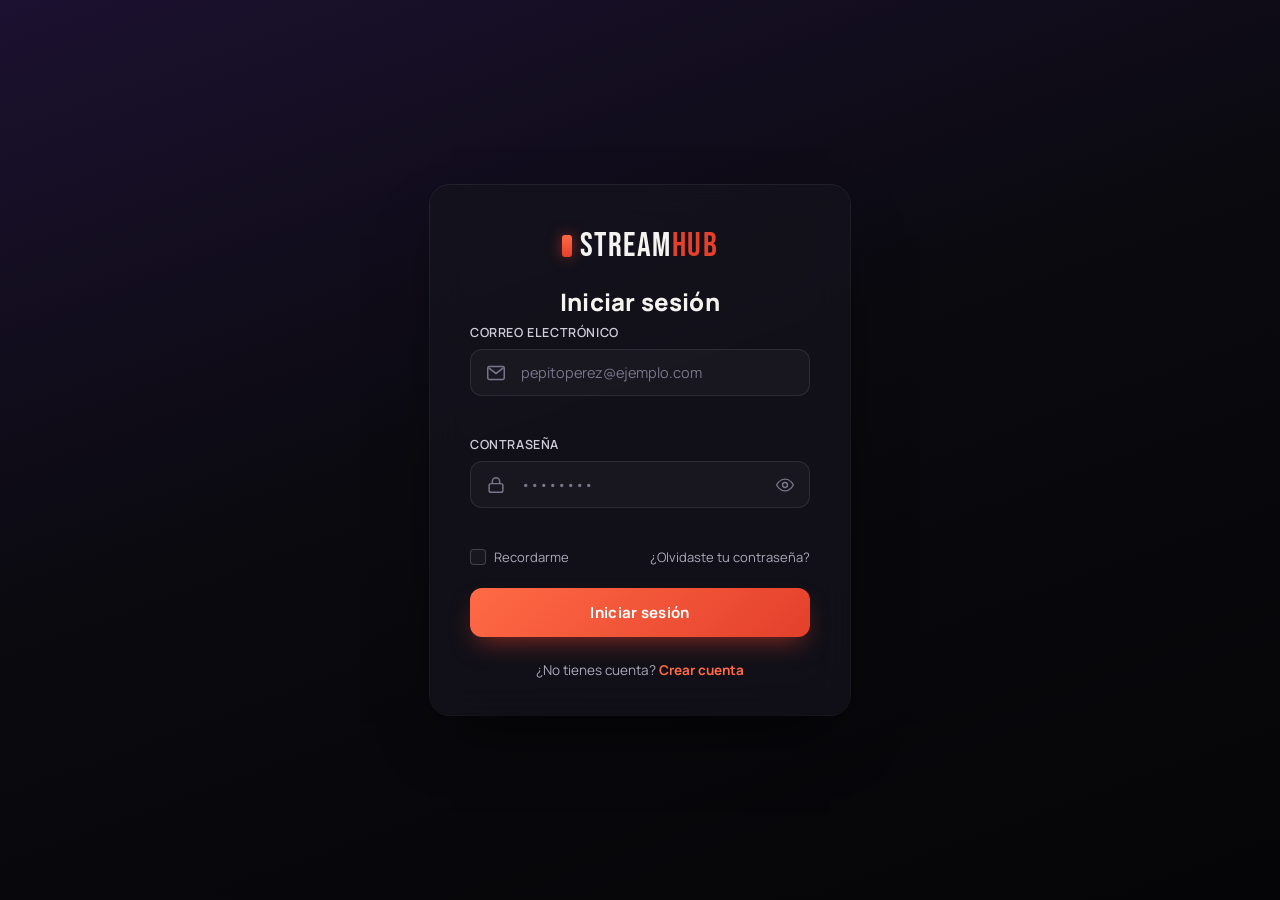
<file: frontend/pages/index.html>
<!DOCTYPE html>
<html lang="es">
<head>
    <meta charset="UTF-8" />
    <meta name="viewport" content="width=device-width, initial-scale=1.0" />
    <title>StreamHub · Iniciar sesión</title>
    <link rel="preconnect" href="https://fonts.googleapis.com">
    <link rel="preconnect" href="https://fonts.gstatic.com" crossorigin>
    <link href="https://fonts.googleapis.com/css2?family=Bebas+Neue&family=Manrope:wght@400;500;600;700;800&display=swap" rel="stylesheet">
    <link rel="stylesheet" href="../css/styles.css" />
</head>
<body class="auth-body">
    <main class="auth-wrapper">
    <section class="auth-card" aria-labelledby="loginTitle">

        <a href="index.html" class="brand">
        <span class="brand__mark" aria-hidden="true"></span>
        <span class="brand__logo">Stream<span class="brand__accent">Hub</span></span>
        </a>

        <h1 id="loginTitle" class="auth-card__title">Iniciar sesión</h1>

        <form id="loginForm" class="auth-form" novalidate>

        <div class="field-group" data-field="email">
            <label for="email" class="field-label">Correo electrónico</label>
            <div class="input-wrap">
            <span class="input-icon">
                <svg viewBox="0 0 24 24" fill="none" stroke="currentColor" stroke-width="1.6">
                <path d="M3 6.5C3 5.67 3.67 5 4.5 5h15c.83 0 1.5.67 1.5 1.5v11c0 .83-.67 1.5-1.5 1.5h-15A1.5 1.5 0 0 1 3 17.5v-11Z"/>
                <path d="m4 6.5 8 6 8-6"/>
                </svg>
            </span>
            <input
                type="email"
                id="email"
                name="email"
                class="field-input"
                placeholder="pepitoperez@ejemplo.com"
                autocomplete="email"
                inputmode="email"
            />
            </div>
            <span class="field-error" id="emailError" role="alert"></span>
        </div>

        <div class="field-group" data-field="password">
            <label for="password" class="field-label">Contraseña</label>
            <div class="input-wrap">
            <span class="input-icon">
                <svg    vg viewBox="0 0 24 24" fill="none" stroke="currentColor" stroke-width="1.6">
                <rect x="4.5" y="10.5" width="15" height="9.5" rx="2"/>
                <path d="M8 10.5V8a4 4 0 0 1 8 0v2.5"/>
                </svg>
            </span>
            <input
                type="password"
                id="password"
                name="password"
                class="field-input"
                placeholder="••••••••"
                autocomplete="current-password"
            />
            <button type="button" class="toggle-password" id="togglePassword" aria-label="Mostrar contraseña" aria-pressed="false">
                <svg class="icon-eye" viewBox="0 0 24 24" fill="none" stroke="currentColor" stroke-width="1.6">
                <path d="M2 12s3.6-7 10-7 10 7 10 7-3.6 7-10 7-10-7-10-7Z"/>
                <circle cx="12" cy="12" r="3"/>
                </svg>
                <svg class="icon-eye-off" viewBox="0 0 24 24" fill="none" stroke="currentColor" stroke-width="1.6">
                <path d="M3 3l18 18"/>
                <path d="M10.6 5.2A10.9 10.9 0 0 1 12 5c6.4 0 10 7 10 7a17 17 0 0 1-3.4 4.4M6.6 6.6C4 8.3 2 12 2 12s3.6 7 10 7a10 10 0 0 0 4.2-.9"/>
                <path d="M9.9 9.9a3 3 0 0 0 4.2 4.2"/>
                </svg>
            </button>
            </div>
            <span class="field-error" id="passwordError" role="alert"></span>
        </div>

        <div class="auth-form__row">
            <label class="checkbox">
            <input type="checkbox" id="remember" name="remember" />
            <span class="checkbox__box" aria-hidden="true"></span>
            <span class="checkbox__label">Recordarme</span>
            </label>
            <a href="restContraseña.html" class="link-muted">¿Olvidaste tu contraseña?</a>
        </div>

        <button type="submit" class="btn-primary" id="loginBtn">
            <span>Iniciar sesión</span>
        </button>
        </form>

        <p class="auth-card__footer">
        ¿No tienes cuenta? <a href="registro.html" class="link-accent">Crear cuenta</a>
        </p>
    </section>
    </main>

    <script src="../js/api.js"></script>
    <script src="../js/login.js"></script>
</body>
</html>
</file>
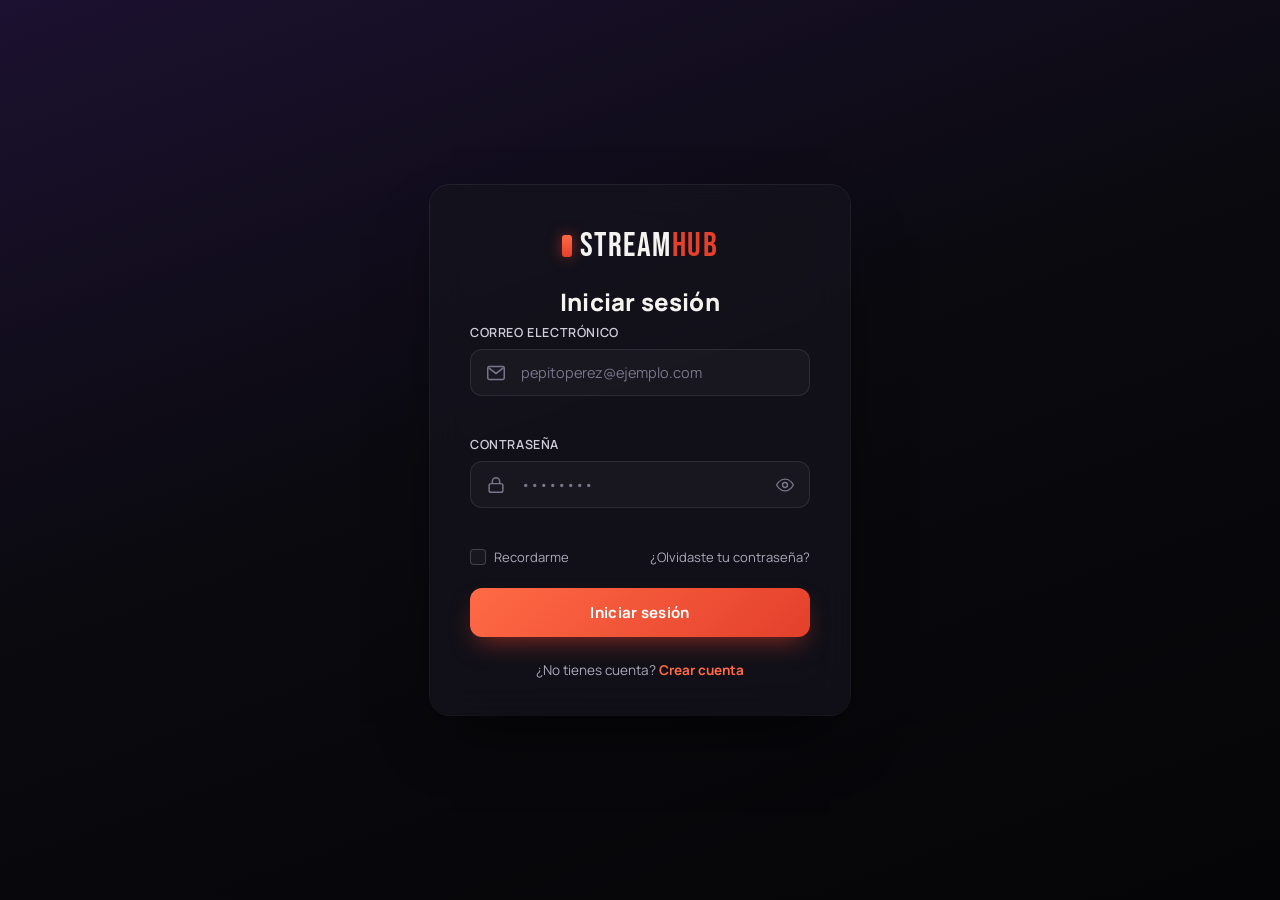
<file: frontend/pages/favoritos.html>
<!doctype html>
<html lang="es">
<head>
  <meta charset="utf-8">
  <meta name="viewport" content="width=device-width,initial-scale=1">
  <title>StreamHub — Favoritos</title>
  <link rel="preconnect" href="https://fonts.googleapis.com">
  <link rel="preconnect" href="https://fonts.gstatic.com" crossorigin>
  <link href="https://fonts.googleapis.com/css2?family=Bebas+Neue&family=Manrope:wght@400;500;600;700;800&display=swap" rel="stylesheet">
  <link rel="stylesheet" href="../css/styles.css">
</head>
<body class="favorites-body">
  <div class="scene" aria-hidden="true">
    <div class="scene__glow"></div>
    <div class="scene__beam"></div>
    <div class="scene__grain"></div>
  </div>

  <header class="favorites-header glass-panel">
    <a href="home.html" class="brand favorites-header__brand">
      <span class="brand__mark" aria-hidden="true"></span>
      <span class="brand__logo">Stream<span class="brand__accent">Hub</span></span>
    </a>

    <div class="favorites-header__actions">
      <a class="btn-home-nav" href="home.html">Inicio</a>
      <a class="btn-home-nav btn-home-nav--ghost" href="reproductor.html">Reproducir</a>
    </div>
  </header>

  <main class="favorites-shell">
    <section class="favorites-hero glass-panel">
      <div>
        <p class="favorites-eyebrow">Tu biblioteca</p>
        <h1>Favoritos</h1>
        <p>Guarda tus películas favoritas y accede a ellas cuando quieras.</p>
      </div>
    </section>

    <section class="favorites-grid" id="favorites-list"></section>
  </main>

  <script src="../js/api.js"></script>
  <script src="../js/favoritos.js"></script>
</body>
</html>
</file>
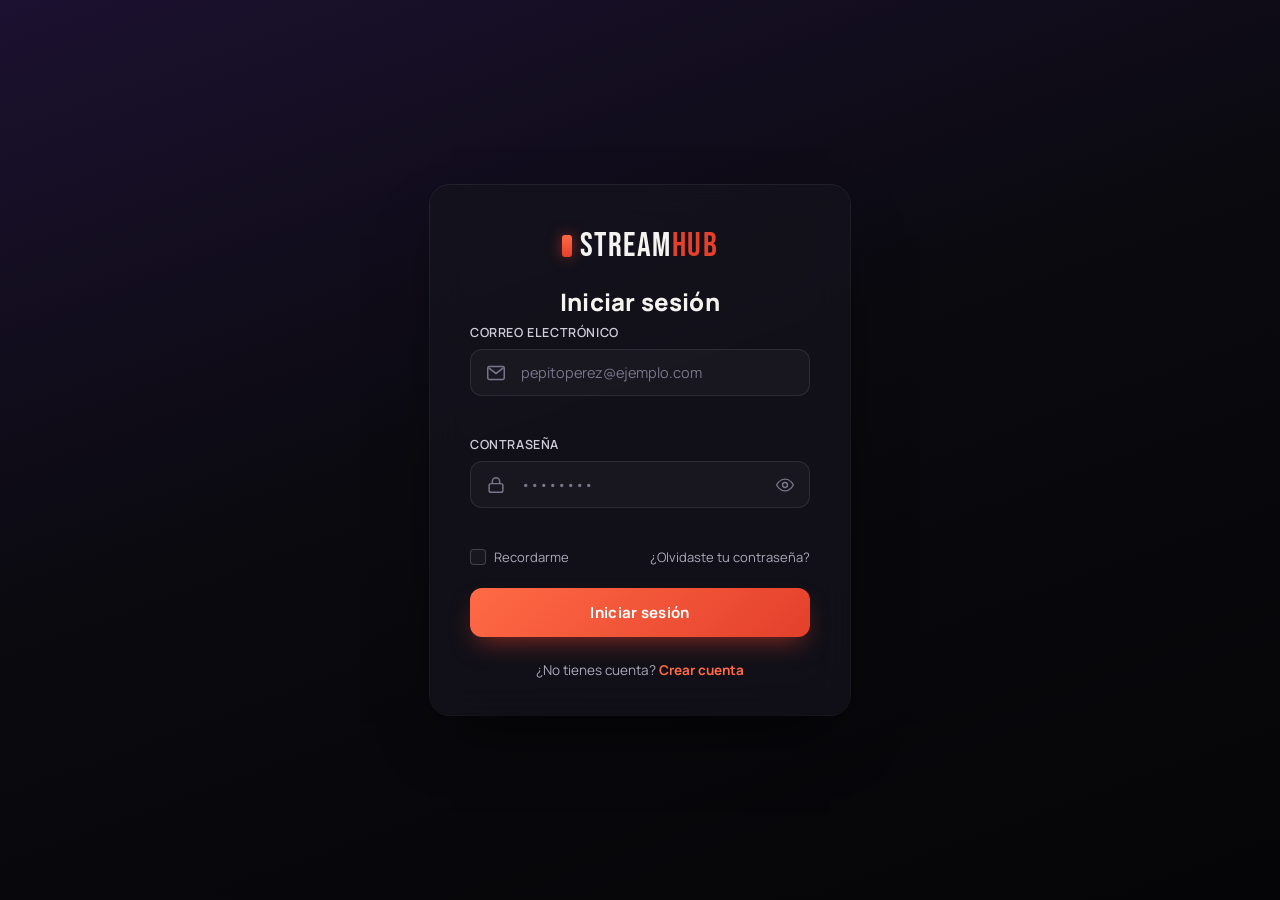
<file: frontend/pages/home.html>
<!doctype html>
<html lang="es">
<head>
<meta charset="utf-8">
<meta name="viewport" content="width=device-width,initial-scale=1">
<title>StreamHub — Home</title>
<link rel="preconnect" href="https://fonts.googleapis.com">
<link rel="preconnect" href="https://fonts.gstatic.com" crossorigin>
<link href="https://fonts.googleapis.com/css2?family=Bebas+Neue&family=Manrope:wght@400;500;600;700;800&display=swap" rel="stylesheet">
<link rel="stylesheet" href="../css/styles.css">
</head>
<body class="home-body">

<div class="scene" aria-hidden="true">
    <div class="scene__glow"></div>
    <div class="scene__beam"></div>
    <div class="scene__grain"></div>
</div>

<header class="home-header glass-panel" id="site-header">
    <div class="home-header__left">
    <a href="home.html" class="brand">
        <span class="brand__mark" aria-hidden="true"></span>
        <span class="brand__logo">Stream<span class="brand__accent">Hub</span></span>
    </a>
    <nav class="home-nav" aria-label="principal">
        <button class="btn-home-nav is-active" id="btn-home" type="button">Inicio</button>
        <button class="btn-home-nav" id="btn-favs" type="button">Favoritos</button>
    </nav>
    </div>

    <div class="home-header__center">
    <label class="home-search" for="search">
        <span class="home-search__icon" aria-hidden="true"></span>
        <input id="search" class="field-input" type="search" placeholder="Buscar títulos, géneros, actores..." aria-label="Buscar">
    </label>
    </div>

    <div class="home-header__right">
    <span class="home-user-pill" id="user-pill">Hola, usuario</span>
    <button class="btn-home-nav btn-home-nav--ghost" id="btn-profile" type="button">Perfil</button>
    <button class="btn-home-nav btn-home-nav--ghost" id="btn-logout" type="button">Cerrar sesión</button>
    </div>
</header>

<main id="main" class="home-main">
    <section id="hero" class="home-hero" aria-label="Destacado"></section>
    <section id="rows" class="home-rows"></section>
</main>

<script src="../js/api.js"></script>
<script src="../js/home.js"></script>
</body>
</html>
</file>
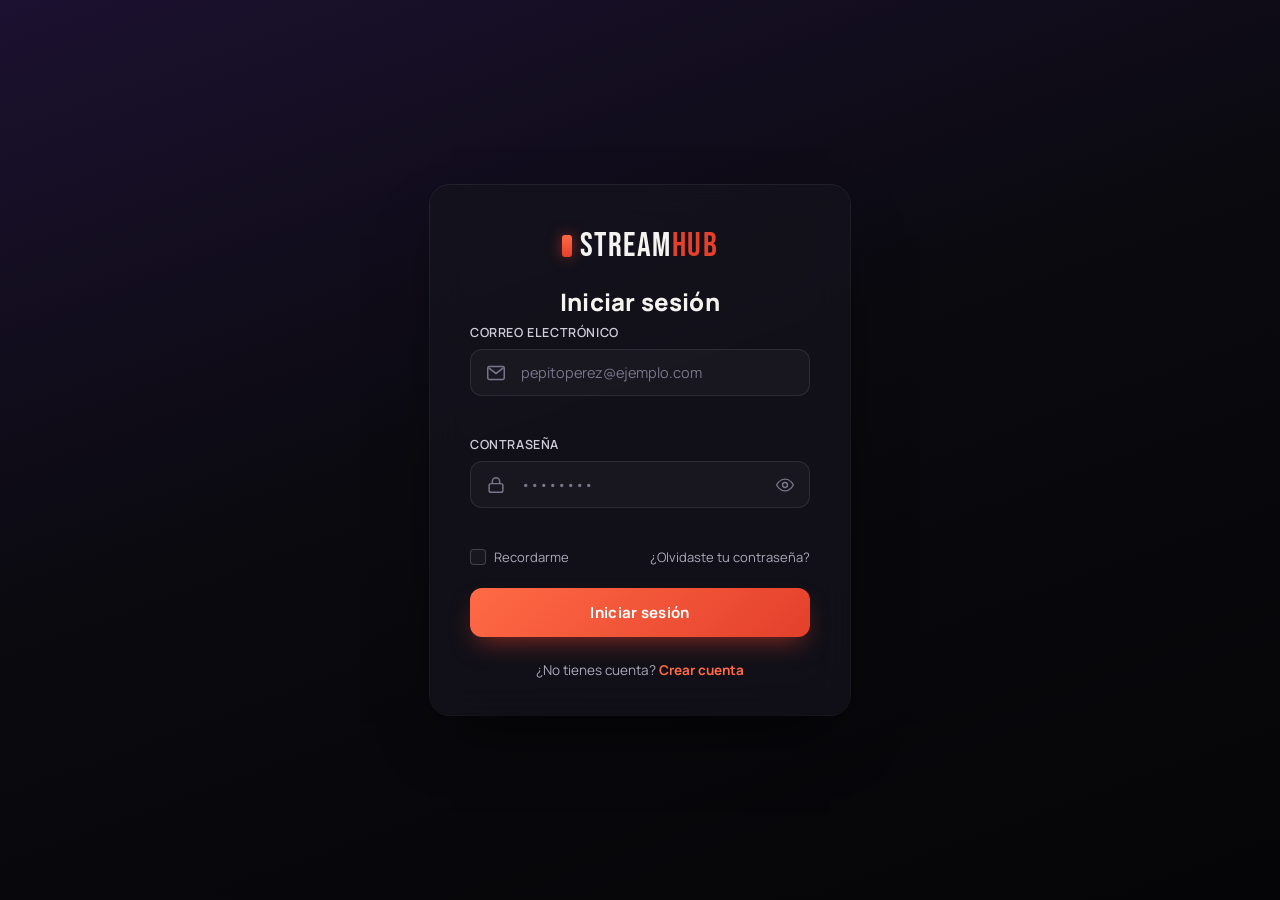
<file: frontend/pages/perfil.html>
<!doctype html>
<html lang="es">
<head>
<meta charset="utf-8">
<meta name="viewport" content="width=device-width,initial-scale=1">
<title>StreamHub — Perfil</title>
<link rel="preconnect" href="https://fonts.googleapis.com">
<link rel="preconnect" href="https://fonts.gstatic.com" crossorigin>
<link href="https://fonts.googleapis.com/css2?family=Bebas+Neue&family=Manrope:wght@400;500;600;700;800&display=swap" rel="stylesheet">
<link rel="stylesheet" href="../css/styles.css">
</head>
<body class="profile-body">
<div class="scene" aria-hidden="true">
    <div class="scene__glow"></div>
    <div class="scene__beam"></div>
    <div class="scene__grain"></div>
</div>

<header class="profile-header glass-panel">
    <a href="home.html" class="brand profile-header__brand">
    <span class="brand__mark" aria-hidden="true"></span>
    <span class="brand__logo">Stream<span class="brand__accent">Hub</span></span>
    </a>

    <div class="profile-header__actions">
    <a class="btn-home-nav" href="home.html">Inicio</a>
    <a class="btn-home-nav btn-home-nav--ghost" href="favoritos.html">Favoritos</a>
    </div>
</header>

<main class="profile-shell">
    <section class="profile-card glass-panel">
    <div class="profile-card__hero">
        <div class="profile-avatar">U</div>
        <div>
        <p class="profile-eyebrow">Mi cuenta</p>
        <h1 id="profile-name">Usuario</h1>
        <p class="profile-subtitle" id="profile-email">usuario@streamhub.com</p>
        </div>
    </div>

    <div class="profile-stats">
        <div class="profile-stat">
        <strong id="profile-plan">Plan Básico</strong>
        <span>Suscripción</span>
        </div>
        <div class="profile-stat">
        <strong id="profile-region">Colombia</strong>
        <span>Región</span>
        </div>
        <div class="profile-stat">
        <strong id="profile-watchtime">0h</strong>
        <span>Tiempo visto</span>
        </div>
    </div>
    </section>

    <section class="profile-details">
    <div class="profile-panel glass-panel">
        <h2>Información personal</h2>
        <div class="profile-info-list">
        <div class="profile-info-item">
            <span>Nombre</span>
            <strong id="profile-name-detail">Usuario</strong>
        </div>
        <div class="profile-info-item">
            <span>Correo</span>
            <strong id="profile-email-detail">usuario@streamhub.com</strong>
        </div>
        <div class="profile-info-item">
            <span>Idioma</span>
            <strong>Español</strong>
        </div>
        </div>
    </div>

    <div class="profile-panel glass-panel">
        <h2>Preferencias</h2>
        <div class="profile-tags">
        <span class="profile-tag">Ciencia ficción</span>
        <span class="profile-tag">Drama</span>
        <span class="profile-tag">Acción</span>
        <span class="profile-tag">Documentales</span>
        </div>
        <button class="btn-primary profile-btn" type="button">Editar preferencias</button>
    </div>
    </section>
</main>

<script src="../js/api.js"></script>
<script src="../js/perfil.js"></script>
</body>
</html>
</file>
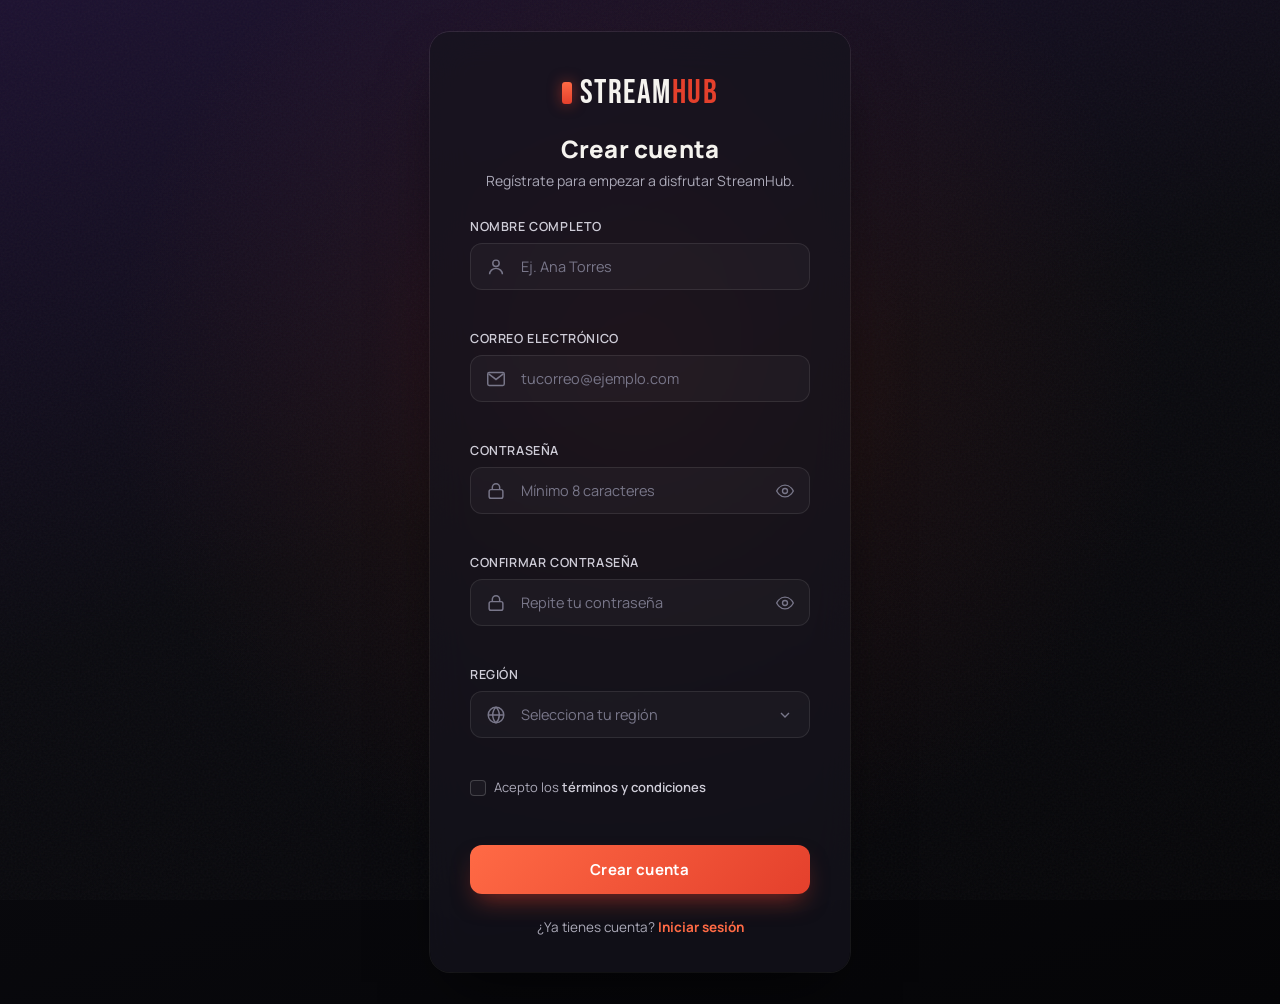
<file: frontend/pages/registro.html>
<!DOCTYPE html>
<html lang="es">
<head>
  <meta charset="UTF-8" />
  <meta name="viewport" content="width=device-width, initial-scale=1.0" />
  <title>StreamFlix · Crear cuenta</title>
  <link rel="preconnect" href="https://fonts.googleapis.com">
  <link rel="preconnect" href="https://fonts.gstatic.com" crossorigin>
  <link href="https://fonts.googleapis.com/css2?family=Bebas+Neue&family=Manrope:wght@400;500;600;700;800&display=swap" rel="stylesheet">
  <link rel="stylesheet" href="../css/styles.css" />
</head>
<body class="auth-body">

  <!-- Mismo fondo ambiental que el login: resplandor + grano de película -->
  <div class="scene" aria-hidden="true">
    <div class="scene__glow"></div>
    <div class="scene__beam"></div>
    <div class="scene__grain"></div>
  </div>

  <main class="auth-wrapper">
    <section class="auth-card" aria-labelledby="registerTitle">

      <a href="index.html" class="brand">
        <span class="brand__mark" aria-hidden="true"></span>
        <span class="brand__logo">Stream<span class="brand__accent">Hub</span></span>
      </a>

      <h1 id="registerTitle" class="auth-card__title">Crear cuenta</h1>
      <p class="auth-card__subtitle">Regístrate para empezar a disfrutar StreamHub.</p>

      <!-- Banner de éxito, oculto hasta que el registro se complete -->
      <div class="form-success" id="formSuccess" role="status" aria-live="polite">
        <svg viewBox="0 0 24 24" fill="none" stroke="currentColor" stroke-width="2">
          <path d="m4 12.5 5 5L20 7"/>
        </svg>
        <span>Cuenta creada correctamente</span>
      </div>

      <form id="registerForm" class="auth-form" novalidate>

        <div class="field-group" data-field="nombre">
          <label for="nombre" class="field-label">Nombre completo</label>
          <div class="input-wrap">
            <span class="input-icon">
              <svg viewBox="0 0 24 24" fill="none" stroke="currentColor" stroke-width="1.6">
                <circle cx="12" cy="8" r="3.5"/>
                <path d="M5 20c0-3.6 3.1-6.5 7-6.5s7 2.9 7 6.5"/>
              </svg>
            </span>
            <input
              type="text"
              id="nombre"
              name="nombre"
              class="field-input"
              placeholder="Ej. Ana Torres"
              autocomplete="name"
            />
          </div>
          <span class="field-error" id="nombreError" role="alert"></span>
        </div>

        <div class="field-group" data-field="email">
          <label for="email" class="field-label">Correo electrónico</label>
          <div class="input-wrap">
            <span class="input-icon">
              <svg viewBox="0 0 24 24" fill="none" stroke="currentColor" stroke-width="1.6">
                <path d="M3 6.5C3 5.67 3.67 5 4.5 5h15c.83 0 1.5.67 1.5 1.5v11c0 .83-.67 1.5-1.5 1.5h-15A1.5 1.5 0 0 1 3 17.5v-11Z"/>
                <path d="m4 6.5 8 6 8-6"/>
              </svg>
            </span>
            <input
              type="email"
              id="email"
              name="email"
              class="field-input"
              placeholder="tucorreo@ejemplo.com"
              autocomplete="email"
              inputmode="email"
            />
          </div>
          <span class="field-error" id="emailError" role="alert"></span>
        </div>

        <div class="field-group" data-field="password">
          <label for="password" class="field-label">Contraseña</label>
          <div class="input-wrap">
            <span class="input-icon">
              <svg viewBox="0 0 24 24" fill="none" stroke="currentColor" stroke-width="1.6">
                <rect x="4.5" y="10.5" width="15" height="9.5" rx="2"/>
                <path d="M8 10.5V8a4 4 0 0 1 8 0v2.5"/>
              </svg>
            </span>
            <input
              type="password"
              id="password"
              name="password"
              class="field-input"
              placeholder="Mínimo 8 caracteres"
              autocomplete="new-password"
            />
            <button type="button" class="toggle-password" data-target="password" aria-label="Mostrar contraseña" aria-pressed="false">
              <svg class="icon-eye" viewBox="0 0 24 24" fill="none" stroke="currentColor" stroke-width="1.6">
                <path d="M2 12s3.6-7 10-7 10 7 10 7-3.6 7-10 7-10-7-10-7Z"/>
                <circle cx="12" cy="12" r="3"/>
              </svg>
              <svg class="icon-eye-off" viewBox="0 0 24 24" fill="none" stroke="currentColor" stroke-width="1.6">
                <path d="M3 3l18 18"/>
                <path d="M10.6 5.2A10.9 10.9 0 0 1 12 5c6.4 0 10 7 10 7a17 17 0 0 1-3.4 4.4M6.6 6.6C4 8.3 2 12 2 12s3.6 7 10 7a10 10 0 0 0 4.2-.9"/>
                <path d="M9.9 9.9a3 3 0 0 0 4.2 4.2"/>
              </svg>
            </button>
          </div>
          <span class="field-error" id="passwordError" role="alert"></span>
        </div>

        <div class="field-group" data-field="confirmPassword">
          <label for="confirmPassword" class="field-label">Confirmar contraseña</label>
          <div class="input-wrap">
            <span class="input-icon">
              <svg viewBox="0 0 24 24" fill="none" stroke="currentColor" stroke-width="1.6">
                <rect x="4.5" y="10.5" width="15" height="9.5" rx="2"/>
                <path d="M8 10.5V8a4 4 0 0 1 8 0v2.5"/>
              </svg>
            </span>
            <input
              type="password"
              id="confirmPassword"
              name="confirmPassword"
              class="field-input"
              placeholder="Repite tu contraseña"
              autocomplete="new-password"
            />
            <button type="button" class="toggle-password" data-target="confirmPassword" aria-label="Mostrar contraseña" aria-pressed="false">
              <svg class="icon-eye" viewBox="0 0 24 24" fill="none" stroke="currentColor" stroke-width="1.6">
                <path d="M2 12s3.6-7 10-7 10 7 10 7-3.6 7-10 7-10-7-10-7Z"/>
                <circle cx="12" cy="12" r="3"/>
              </svg>
              <svg class="icon-eye-off" viewBox="0 0 24 24" fill="none" stroke="currentColor" stroke-width="1.6">
                <path d="M3 3l18 18"/>
                <path d="M10.6 5.2A10.9 10.9 0 0 1 12 5c6.4 0 10 7 10 7a17 17 0 0 1-3.4 4.4M6.6 6.6C4 8.3 2 12 2 12s3.6 7 10 7a10 10 0 0 0 4.2-.9"/>
                <path d="M9.9 9.9a3 3 0 0 0 4.2 4.2"/>
              </svg>
            </button>
          </div>
          <span class="field-error" id="confirmPasswordError" role="alert"></span>
        </div>

        <div class="field-group" data-field="region">
          <label for="region" class="field-label">Región</label>
          <div class="input-wrap">
            <span class="input-icon">
              <svg viewBox="0 0 24 24" fill="none" stroke="currentColor" stroke-width="1.6">
                <circle cx="12" cy="12" r="8.5"/>
                <path d="M3.5 12h17M12 3.5c2.4 2.3 3.6 5.2 3.6 8.5s-1.2 6.2-3.6 8.5c-2.4-2.3-3.6-5.2-3.6-8.5S9.6 5.8 12 3.5Z"/>
              </svg>
            </span>
            <select id="region" name="region" class="field-input field-select" required>
              <option value="" disabled selected>Selecciona tu región</option>
              <option value="CO">Colombia</option>
              <option value="US">Estados Unidos</option>
              <option value="MX">México</option>
              <option value="AR">Argentina</option>
              <option value="ES">España</option>
            </select>
            <span class="select-chevron" aria-hidden="true">
              <svg viewBox="0 0 24 24" fill="none" stroke="currentColor" stroke-width="2">
                <path d="m6 9 6 6 6-6"/>
              </svg>
            </span>
          </div>
          <span class="field-error" id="regionError" role="alert"></span>
        </div>

        <div class="field-group terms-group" data-field="terms">
          <label class="checkbox">
            <input type="checkbox" id="terms" name="terms" />
            <span class="checkbox__box" aria-hidden="true"></span>
            <span class="checkbox__label">
              Acepto los <a href="#" class="link-muted">términos y condiciones</a>
            </span>
          </label>
          <span class="field-error" id="termsError" role="alert"></span>
        </div>

        <button type="submit" class="btn-primary" id="registerBtn">
          <span>Crear cuenta</span>
        </button>
      </form>

      <p class="auth-card__footer">
        ¿Ya tienes cuenta? <a href="index.html" class="link-accent">Iniciar sesión</a>
      </p>
    </section>
  </main>

  <script src="../js/api.js"></script>
  <script src="../js/registro.js"></script>
</body>
</html>
</file>
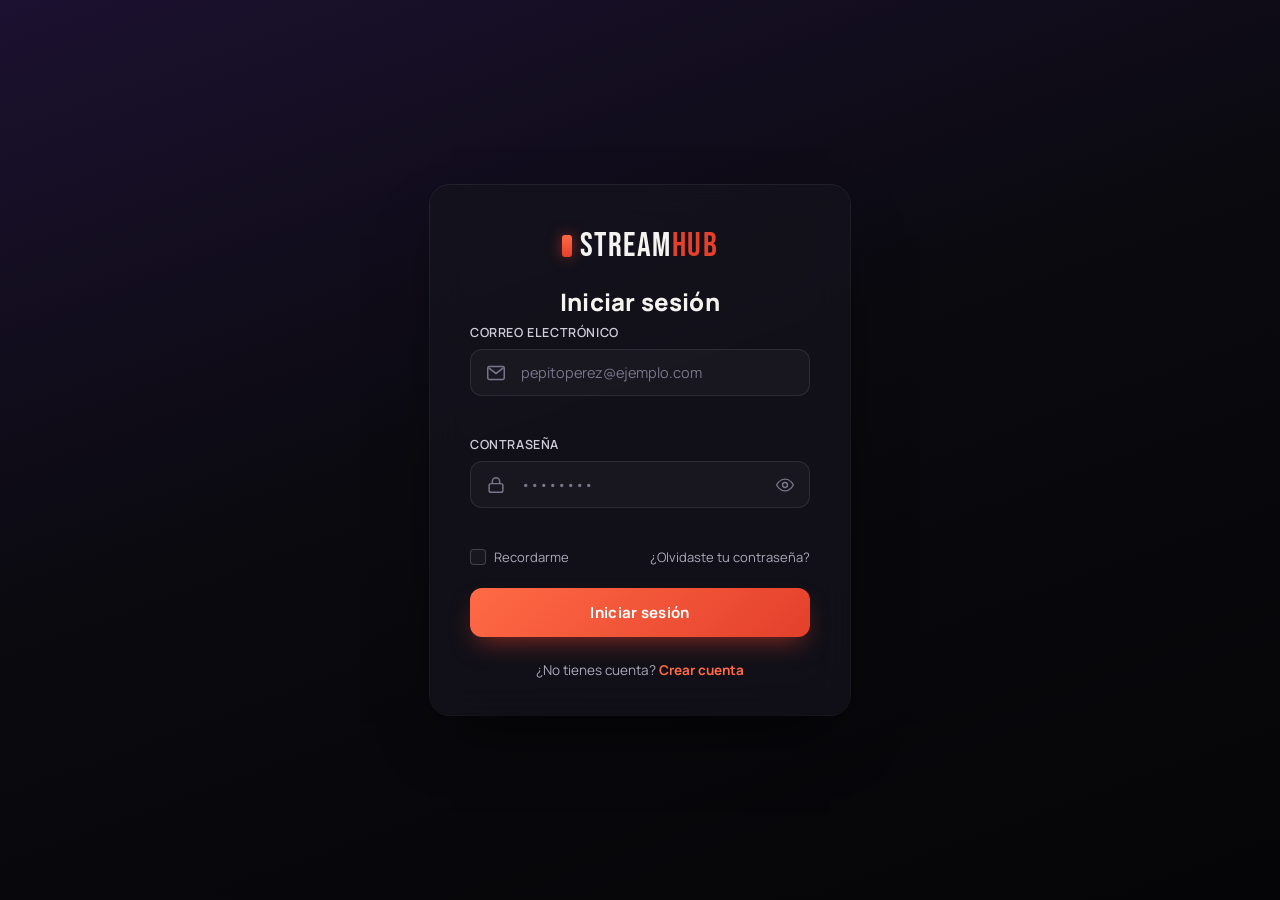
<file: frontend/pages/reproductor.html>
<!doctype html>
<html lang="es">
<head>
<meta charset="utf-8">
<meta name="viewport" content="width=device-width,initial-scale=1">
<title>StreamHub — Reproductor</title>
<link rel="preconnect" href="https://fonts.googleapis.com">
<link rel="preconnect" href="https://fonts.gstatic.com" crossorigin>
<link href="https://fonts.googleapis.com/css2?family=Bebas+Neue&family=Manrope:wght@400;500;600;700;800&display=swap" rel="stylesheet">
<link rel="stylesheet" href="../css/styles.css">
</head>
<body class="player-body">
<div class="scene" aria-hidden="true">
    <div class="scene__glow"></div>
    <div class="scene__beam"></div>
    <div class="scene__grain"></div>
</div>

<header class="player-header glass-panel">
    <a href="home.html" class="brand player-header__brand">
    <span class="brand__mark" aria-hidden="true"></span>
    <span class="brand__logo">Stream<span class="brand__accent">Hub</span></span>
    </a>

    <div class="player-header__actions">
    <a class="btn-home-nav" href="home.html">Volver</a>
    <button class="btn-home-nav btn-home-nav--ghost" id="btn-fav" type="button">Agregar a favoritos</button>
    </div>
</header>

<main class="player-shell">
    <section class="player-stage">
    <div class="player-screen glass-panel">
        <video id="video" class="player-video" controls preload="metadata" poster="">
        Tu navegador no soporta el video.
        </video>

        <div class="player-screen__overlay">
        <span class="player-pill" id="video-badge">Estreno</span>
        <button class="player-play" id="playBtn" type="button">▶ Reproducir</button>
        </div>
    </div>

    <div class="player-meta glass-panel">
        <div class="player-meta__top">
        <div>
            <p class="player-eyebrow" id="video-genre">Ciencia ficción</p>
            <h1 id="video-title">Neon Horizon</h1>
        </div>
        <div class="player-meta__chips">
            <span class="player-chip" id="video-year">2024</span>
            <span class="player-chip" id="video-duration">2h 06m</span>
            <span class="player-chip" id="video-rating">★ 8.9</span>
        </div>
        </div>

        <p class="player-description" id="video-description">
        Una corredora de alto riesgo se ve atrapada en una red orbital que amenaza la Tierra.
        </p>

        <div class="player-actions">
        <button class="btn-primary player-inline-btn" type="button">Reproducir ahora</button>
        <button class="btn-home-nav btn-home-nav--ghost" id="btn-dislike" type="button">Dar dislike</button>
        <button class="btn-home-nav btn-home-nav--ghost" type="button">Trailers</button>
        </div>
    </div>
    </section>

    <aside class="player-sidebar">
    <div class="player-card glass-panel">
        <h2>Detalles de la película</h2>

        <div class="player-info-list">

            <div class="player-info-item">
                <span>Categoría</span>
                <strong id="detalle-categoria">-</strong>
            </div>

            <div class="player-info-item">
                <span>Año</span>
                <strong id="detalle-anio">-</strong>
            </div>

            <div class="player-info-item">
                <span>Duración</span>
                <strong id="detalle-duracion">-</strong>
            </div>

        </div>
    </div>

    </aside>
</main>

<script src="../js/api.js"></script>
<script src="../js/reproductor.js"></script>
</body>
</html>
</file>
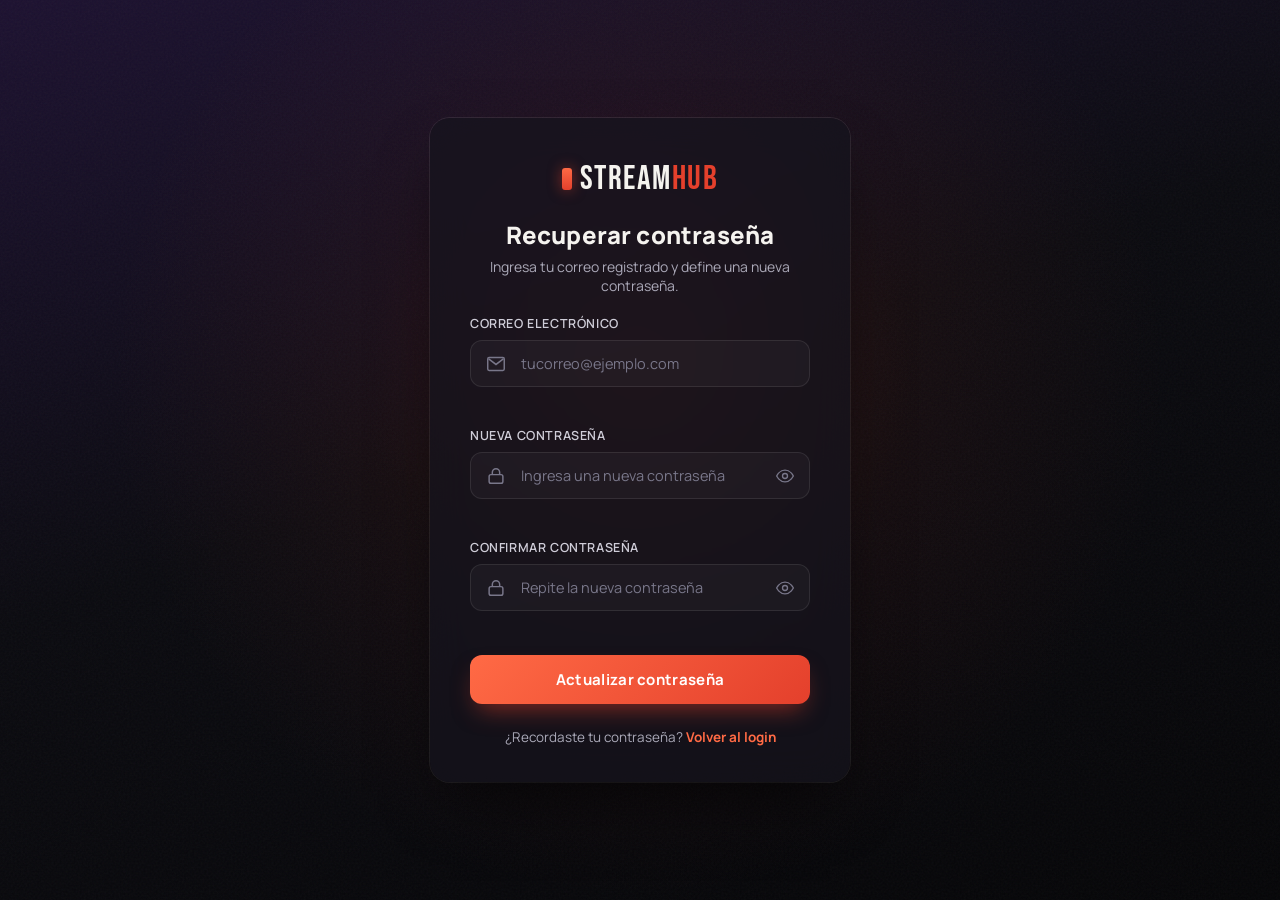
<file: frontend/pages/restContraseña.html>
<!DOCTYPE html>
<html lang="es">
<head>
<meta charset="UTF-8" />
<meta name="viewport" content="width=device-width, initial-scale=1.0" />
<title>StreamFlix · Recuperar contraseña</title>
<link rel="preconnect" href="https://fonts.googleapis.com">
<link rel="preconnect" href="https://fonts.gstatic.com" crossorigin>
<link href="https://fonts.googleapis.com/css2?family=Bebas+Neue&family=Manrope:wght@400;500;600;700;800&display=swap" rel="stylesheet">
<link rel="stylesheet" href="../css/styles.css" />
</head>
<body class="auth-body">
<div class="scene" aria-hidden="true">
    <div class="scene__glow"></div>
    <div class="scene__beam"></div>
    <div class="scene__grain"></div>
</div>

<main class="auth-wrapper">
    <section class="auth-card" aria-labelledby="resetTitle">
    <a href="index.html" class="brand">
        <span class="brand__mark" aria-hidden="true"></span>
        <span class="brand__logo">Stream<span class="brand__accent">Hub</span></span>
    </a>

    <h1 id="resetTitle" class="auth-card__title">Recuperar contraseña</h1>
    <p class="auth-card__subtitle auth-card__subtitle--compact">Ingresa tu correo registrado y define una nueva contraseña.</p>

    <div class="form-message" id="formMessage" role="status" aria-live="polite"></div>

    <form id="resetPasswordForm" class="auth-form" novalidate>
        <div class="field-group" data-field="email">
        <label for="email" class="field-label">Correo electrónico</label>
        <div class="input-wrap">
            <span class="input-icon" aria-hidden="true">
            <svg viewBox="0 0 24 24" fill="none" stroke="currentColor" stroke-width="1.6">
                <path d="M3 6.5C3 5.67 3.67 5 4.5 5h15c.83 0 1.5.67 1.5 1.5v11c0 .83-.67 1.5-1.5 1.5h-15A1.5 1.5 0 0 1 3 17.5v-11Z"/>
                <path d="m4 6.5 8 6 8-6"/>
            </svg>
            </span>
            <input
            type="email"
            id="email"
            name="email"
            class="field-input"
            placeholder="tucorreo@ejemplo.com"
            autocomplete="email"
            inputmode="email"
            />
        </div>
        <span class="field-error" id="emailError" role="alert"></span>
        </div>

        <div class="field-group" data-field="password">
        <label for="password" class="field-label">Nueva contraseña</label>
        <div class="input-wrap">
            <span class="input-icon" aria-hidden="true">
            <svg viewBox="0 0 24 24" fill="none" stroke="currentColor" stroke-width="1.6">
                <rect x="4.5" y="10.5" width="15" height="9.5" rx="2"/>
                <path d="M8 10.5V8a4 4 0 0 1 8 0v2.5"/>
            </svg>
            </span>
            <input
            type="password"
            id="password"
            name="password"
            class="field-input"
            placeholder="Ingresa una nueva contraseña"
            autocomplete="new-password"
            />
            <button type="button" class="toggle-password" data-target="password" aria-label="Mostrar contraseña" aria-pressed="false">
            <svg class="icon-eye" viewBox="0 0 24 24" fill="none" stroke="currentColor" stroke-width="1.6">
                <path d="M2 12s3.6-7 10-7 10 7 10 7-3.6 7-10 7-10-7-10-7Z"/>
                <circle cx="12" cy="12" r="3"/>
            </svg>
            <svg class="icon-eye-off" viewBox="0 0 24 24" fill="none" stroke="currentColor" stroke-width="1.6">
                <path d="M3 3l18 18"/>
                <path d="M10.6 5.2A10.9 10.9 0 0 1 12 5c6.4 0 10 7 10 7a17 17 0 0 1-3.4 4.4M6.6 6.6C4 8.3 2 12 2 12s3.6 7 10 7a10 10 0 0 0 4.2-.9"/>
                <path d="M9.9 9.9a3 3 0 0 0 4.2 4.2"/>
            </svg>
            </button>
        </div>
        <span class="field-error" id="passwordError" role="alert"></span>
        </div>

        <div class="field-group" data-field="confirmPassword">
        <label for="confirmPassword" class="field-label">Confirmar contraseña</label>
        <div class="input-wrap">
            <span class="input-icon" aria-hidden="true">
            <svg viewBox="0 0 24 24" fill="none" stroke="currentColor" stroke-width="1.6">
                <rect x="4.5" y="10.5" width="15" height="9.5" rx="2"/>
                <path d="M8 10.5V8a4 4 0 0 1 8 0v2.5"/>
            </svg>
            </span>
            <input
            type="password"
            id="confirmPassword"
            name="confirmPassword"
            class="field-input"
            placeholder="Repite la nueva contraseña"
            autocomplete="new-password"
            />
            <button type="button" class="toggle-password" data-target="confirmPassword" aria-label="Mostrar contraseña" aria-pressed="false">
            <svg class="icon-eye" viewBox="0 0 24 24" fill="none" stroke="currentColor" stroke-width="1.6">
                <path d="M2 12s3.6-7 10-7 10 7 10 7-3.6 7-10 7-10-7-10-7Z"/>
                <circle cx="12" cy="12" r="3"/>
            </svg>
            <svg class="icon-eye-off" viewBox="0 0 24 24" fill="none" stroke="currentColor" stroke-width="1.6">
                <path d="M3 3l18 18"/>
                <path d="M10.6 5.2A10.9 10.9 0 0 1 12 5c6.4 0 10 7 10 7a17 17 0 0 1-3.4 4.4M6.6 6.6C4 8.3 2 12 2 12s3.6 7 10 7a10 10 0 0 0 4.2-.9"/>
                <path d="M9.9 9.9a3 3 0 0 0 4.2 4.2"/>
            </svg>
            </button>
        </div>
        <span class="field-error" id="confirmPasswordError" role="alert"></span>
        </div>

        <button type="submit" class="btn-primary" id="resetBtn">
        <span>Actualizar contraseña</span>
        </button>
    </form>

    <p class="auth-card__footer">
        ¿Recordaste tu contraseña? <a href="index.html" class="link-accent">Volver al login</a>
    </p>
    </section>
</main>

<script src="../js/restContraseña.js"></script>
</body>
</html>
</file>
<file: frontend/css/styles.css>
/* ==========================================================================
StreamFlix · styles.css
Paleta:
    --bg-void      #0A0A0F  (fondo base, casi negro con tinte azulado)
    --bg-plum      #1C1130  (ciruela profundo, para el degradado)
    --ember        #E4402C  (rojo ámbar, acento principal)
    --ember-hi     #FF6A45  (rojo ámbar claro, hover)
    --ink-100      #F5F3EF  (texto principal)
    --ink-400      #ABA9B8  (texto secundario)
    --line         rgba(255,255,255,0.08) (bordes sutiles)
Tipografía:
    Bebas Neue  -> logotipo / display
    Manrope     -> interfaz / cuerpo
========================================================================== */

:root {
--bg-void: #0a0a0f;
--bg-plum: #1c1130;
--bg-card: rgba(22, 20, 30, 0.72);
--ember: #e4402c;
--ember-hi: #ff6a45;
--ink-100: #f5f3ef;
--ink-300: #cfcdd8;
--ink-400: #aba9b8;
--ink-500: #79778a;
--line: rgba(255, 255, 255, 0.09);
--line-strong: rgba(255, 255, 255, 0.18);
--danger: #ff8577;
--radius-lg: 20px;
--radius-md: 12px;
--radius-sm: 8px;
--shadow-card: 0 30px 60px -20px rgba(0, 0, 0, 0.65), 0 0 0 1px var(--line);
--ease: cubic-bezier(0.22, 1, 0.36, 1);
--glass: rgba(255, 255, 255, 0.04);
--glass-strong: rgba(255, 255, 255, 0.06);
--transition-base: 0.2s var(--ease);
}

* {
margin: 0;
padding: 0;
box-sizing: border-box;
}

html {
color-scheme: dark;
}

body {
font-family: "Manrope", "Segoe UI", sans-serif;
color: var(--ink-100);
min-height: 100vh;
overflow-x: hidden;
}

a {
color: inherit;
text-decoration: none;
}

button {
font-family: inherit;
cursor: pointer;
border: none;
background: none;
color: inherit;
}

.glass-panel {
border: 1px solid var(--line);
backdrop-filter: blur(18px);
-webkit-backdrop-filter: blur(18px);
box-shadow: var(--shadow-card);
}

/* ==========================================================================
Escenario de fondo — degradado + resplandor de proyector + grano
========================================================================== */

.auth-body {
position: relative;
display: flex;
align-items: center;
justify-content: center;
padding: 32px 20px;
background: linear-gradient(160deg, var(--bg-plum) 0%, var(--bg-void) 46%, #050507 100%);
}

.scene {
position: fixed;
inset: 0;
z-index: 0;
overflow: hidden;
pointer-events: none;
}

.scene__glow {
position: absolute;
top: -20%;
left: 50%;
width: 1100px;
height: 1100px;
transform: translateX(-50%);
background: radial-gradient(circle, rgba(228, 64, 44, 0.18) 0%, rgba(228, 64, 44, 0.05) 35%, transparent 68%);
animation: pulseGlow 9s ease-in-out infinite;
}

.scene__beam {
position: absolute;
top: -10%;
left: 50%;
width: 620px;
height: 900px;
transform: translateX(-50%) rotate(0deg);
background: conic-gradient(from 180deg at 50% 0%, transparent 40%, rgba(255, 255, 255, 0.05) 48%, transparent 56%);
filter: blur(6px);
animation: sweepBeam 14s ease-in-out infinite;
}

.scene__grain {
position: absolute;
inset: -100px;
opacity: 0.045;
mix-blend-mode: overlay;
background-image: url("data:image/svg+xml;utf8,<svg xmlns='http://www.w3.org/2000/svg' width='120' height='120'><filter id='n'><feTurbulence type='fractalNoise' baseFrequency='0.9' numOctaves='2' stitchTiles='stitch'/></filter><rect width='100%25' height='100%25' filter='url(%23n)'/></svg>");
background-size: 220px 220px;
}

@keyframes pulseGlow {
0%, 100% { opacity: 0.75; transform: translateX(-50%) scale(1); }
50% { opacity: 1; transform: translateX(-50%) scale(1.08); }
}

@keyframes sweepBeam {
0%, 100% { transform: translateX(-54%) rotate(-3deg); }
50% { transform: translateX(-46%) rotate(3deg); }
}

/* ==========================================================================
Tarjeta de acceso
========================================================================== */

.auth-wrapper {
position: relative;
z-index: 1;
width: 100%;
display: flex;
justify-content: center;
}

.auth-card {
width: 100%;
max-width: 420px;
padding: 44px 40px 36px;
border-radius: var(--radius-lg);
background: var(--bg-card);
backdrop-filter: blur(18px);
-webkit-backdrop-filter: blur(18px);
box-shadow: var(--shadow-card);
display: flex;
flex-direction: column;
align-items: center;
text-align: center;
animation: cardRise 0.7s var(--ease) both;
}

@keyframes cardRise {
from { opacity: 0; transform: translateY(28px) scale(0.98); }
to   { opacity: 1; transform: translateY(0) scale(1); }
}

/* Logo */

.brand {
display: inline-flex;
align-items: center;
gap: 8px;
margin-bottom: 22px;
animation: fadeIn 0.6s var(--ease) 0.05s both;
}

.brand__mark {
width: 10px;
height: 22px;
border-radius: 3px;
background: linear-gradient(180deg, var(--ember-hi), var(--ember));
box-shadow: 0 0 14px rgba(228, 64, 44, 0.55);
}

.brand__logo {
font-family: "Bebas Neue", "Manrope", sans-serif;
font-size: 34px;
letter-spacing: 1.5px;
color: var(--ink-100);
line-height: 1;
}

.brand__accent {
color: var(--ember);
}

.auth-card__title {
font-size: 24px;
font-weight: 800;
letter-spacing: 0.2px;
margin-bottom: 6px;
animation: fadeIn 0.6s var(--ease) 0.12s both;
}

.auth-card__subtitle {
font-size: 14px;
color: var(--ink-400);
margin-bottom: 28px;
animation: fadeIn 0.6s var(--ease) 0.18s both;
}

@keyframes fadeIn {
from { opacity: 0; transform: translateY(8px); }
to   { opacity: 1; transform: translateY(0); }
}

/* ==========================================================================
Formulario
========================================================================== */

.auth-form {
width: 100%;
display: flex;
flex-direction: column;
gap: 18px;
}

.field-group {
width: 100%;
text-align: left;
animation: fadeIn 0.6s var(--ease) both;
}

.field-group[data-field="email"] { animation-delay: 0.22s; }
.field-group[data-field="password"] { animation-delay: 0.28s; }

.field-label {
display: block;
font-size: 12.5px;
font-weight: 600;
color: var(--ink-300);
text-transform: uppercase;
letter-spacing: 0.6px;
margin-bottom: 8px;
}

.input-wrap {
position: relative;
display: flex;
align-items: center;
border: 1px solid var(--line);
border-radius: var(--radius-md);
background: rgba(255, 255, 255, 0.03);
transition: border-color 0.25s var(--ease), box-shadow 0.25s var(--ease), background 0.25s var(--ease);
}

.input-wrap:focus-within {
border-color: var(--ember);
background: rgba(255, 255, 255, 0.045);
box-shadow: 0 0 0 3px rgba(228, 64, 44, 0.16);
}

.input-icon {
display: grid;
place-items: center;
width: 22px;
height: 22px;
margin-left: 14px;
color: var(--ink-500);
flex-shrink: 0;
transition: color 0.25s var(--ease);
}

.input-wrap:focus-within .input-icon {
color: var(--ember-hi);
}

.input-icon svg {
width: 100%;
height: 100%;
}

.field-input {
width: 100%;
padding: 13px 14px;
background: transparent;
border: none;
outline: none;
color: var(--ink-100);
font-size: 14.5px;
font-family: inherit;
}

.field-input::placeholder {
color: var(--ink-500);
}

.field-group.has-error .input-wrap {
border-color: var(--danger);
box-shadow: 0 0 0 3px rgba(255, 133, 119, 0.14);
}

.field-error {
display: block;
min-height: 16px;
margin-top: 6px;
font-size: 12.5px;
color: var(--danger);
opacity: 0;
transform: translateY(-4px);
transition: opacity 0.2s var(--ease), transform 0.2s var(--ease);
}

.field-group.has-error .field-error {
opacity: 1;
transform: translateY(0);
}

/* Botón mostrar/ocultar contraseña */

.toggle-password {
display: grid;
place-items: center;
width: 40px;
height: 40px;
margin-right: 4px;
color: var(--ink-500);
border-radius: var(--radius-sm);
flex-shrink: 0;
transition: color 0.2s var(--ease), background 0.2s var(--ease);
}

.toggle-password:hover {
color: var(--ink-100);
background: rgba(255, 255, 255, 0.06);
}

.toggle-password svg {
width: 20px;
height: 20px;
}

.toggle-password .icon-eye-off {
display: none;
}

.toggle-password[aria-pressed="true"] .icon-eye {
display: none;
}

.toggle-password[aria-pressed="true"] .icon-eye-off {
display: block;
}

/* Fila: recordarme + olvidaste tu contraseña */

.auth-form__row {
display: flex;
align-items: center;
justify-content: space-between;
gap: 12px;
animation: fadeIn 0.6s var(--ease) 0.32s both;
}

.checkbox {
display: inline-flex;
align-items: center;
gap: 8px;
font-size: 13px;
color: var(--ink-400);
cursor: pointer;
user-select: none;
}

.checkbox input {
position: absolute;
opacity: 0;
width: 0;
height: 0;
}

.checkbox__box {
width: 16px;
height: 16px;
border-radius: 4px;
border: 1px solid var(--line-strong);
background: rgba(255, 255, 255, 0.03);
display: inline-block;
position: relative;
transition: background 0.2s var(--ease), border-color 0.2s var(--ease);
}

.checkbox__box::after {
content: "";
position: absolute;
left: 4px;
top: 1px;
width: 5px;
height: 9px;
border: solid #fff;
border-width: 0 2px 2px 0;
transform: rotate(45deg) scale(0);
transition: transform 0.15s var(--ease);
}

.checkbox input:checked + .checkbox__box {
background: var(--ember);
border-color: var(--ember);
}

.checkbox input:checked + .checkbox__box::after {
transform: rotate(45deg) scale(1);
}

.link-muted {
font-size: 13px;
color: var(--ink-400);
transition: color 0.2s var(--ease);
}

.link-muted:hover {
color: var(--ink-100);
text-decoration: underline;
text-underline-offset: 3px;
}

/* Botón principal */

.btn-primary {
position: relative;
width: 100%;
padding: 14px 18px;
margin-top: 4px;
border-radius: var(--radius-md);
background: linear-gradient(135deg, var(--ember-hi), var(--ember));
color: #fff;
font-size: 15px;
font-weight: 700;
letter-spacing: 0.3px;
overflow: hidden;
box-shadow: 0 12px 24px -8px rgba(228, 64, 44, 0.55);
transition: transform 0.2s var(--ease), box-shadow 0.2s var(--ease), filter 0.2s var(--ease);
animation: fadeIn 0.6s var(--ease) 0.38s both;
}

.btn-primary:hover {
transform: translateY(-2px);
box-shadow: 0 16px 30px -8px rgba(228, 64, 44, 0.65);
filter: brightness(1.05);
}

.btn-primary:active {
transform: translateY(0);
filter: brightness(0.97);
}

.btn-primary:disabled {
opacity: 0.65;
cursor: not-allowed;
transform: none;
}

.btn-primary.is-loading span {
visibility: hidden;
}

.btn-primary.is-loading::after {
content: "";
position: absolute;
top: 50%;
left: 50%;
width: 18px;
height: 18px;
margin: -9px 0 0 -9px;
border: 2px solid rgba(255, 255, 255, 0.4);
border-top-color: #fff;
border-radius: 50%;
animation: spin 0.7s linear infinite;
}

@keyframes spin {
to { transform: rotate(360deg); }
}

/* Pie de tarjeta */

.auth-card__footer {
margin-top: 24px;
font-size: 13.5px;
color: var(--ink-400);
animation: fadeIn 0.6s var(--ease) 0.44s both;
}

.link-accent {
color: var(--ember-hi);
font-weight: 700;
position: relative;
}

.link-accent::after {
content: "";
position: absolute;
left: 0;
bottom: -2px;
width: 100%;
height: 1px;
background: var(--ember-hi);
transform: scaleX(0);
transform-origin: right;
transition: transform 0.25s var(--ease);
}

.link-accent:hover::after {
transform: scaleX(1);
transform-origin: left;
}

/* ==========================================================================
Responsive
========================================================================== */

@media (max-width: 480px) {
.auth-card {
    padding: 34px 24px 28px;
    border-radius: var(--radius-md);
}

.brand__logo {
    font-size: 28px;
}

.auth-card__title {
    font-size: 21px;
}

.scene__glow {
    width: 700px;
    height: 700px;
}
}

@media (max-width: 340px) {
.auth-form__row {
    flex-direction: column;
    align-items: flex-start;
    gap: 10px;
}
}

/* Respeto por preferencias de movimiento reducido */

@media (prefers-reduced-motion: reduce) {
*,
*::before,
*::after {
    animation-duration: 0.001ms !important;
    animation-iteration-count: 1 !important;
    transition-duration: 0.001ms !important;
}
}

/* Foco visible para accesibilidad con teclado */

a:focus-visible,
button:focus-visible,
input:focus-visible,
select:focus-visible {
outline: 2px solid var(--ember-hi);
outline-offset: 2px;
border-radius: var(--radius-sm);
}

/* ==========================================================================
Registro — clases nuevas exclusivas de esta página
(reutiliza .auth-card, .field-group, .input-wrap, .field-input,
.field-error, .toggle-password, .checkbox, .btn-primary, etc.)
========================================================================== */

/* Selector de región: mismo contenedor .input-wrap que los demás campos,
solo se le quita la apariencia nativa y se agrega una flecha propia. */

.field-select {
appearance: none;
-webkit-appearance: none;
-moz-appearance: none;
padding-right: 40px;
cursor: pointer;
}

.field-select:invalid {
color: var(--ink-500);
}

.field-select option {
background-color: #16141e;
color: var(--ink-100);
}

.select-chevron {
display: grid;
place-items: center;
width: 36px;
height: 40px;
margin-right: 6px;
color: var(--ink-500);
pointer-events: none;
flex-shrink: 0;
transition: color 0.25s var(--ease), transform 0.25s var(--ease);
}

.select-chevron svg {
width: 16px;
height: 16px;
}

.input-wrap:focus-within .select-chevron {
color: var(--ember-hi);
transform: translateY(1px);
}

/* Fila del checkbox de términos y condiciones: reutiliza .checkbox,
pero ocupa una fila propia (sin elemento a la derecha). */

.terms-group .checkbox {
align-items: flex-start;
}

.terms-group .checkbox__box {
margin-top: 2px;
}

.terms-group .checkbox__label {
line-height: 1.45;
}

.terms-group .link-muted {
font-weight: 600;
color: var(--ink-300);
}

.terms-group .link-muted:hover {
color: var(--ember-hi);
}

/* Estado de éxito del botón principal, al terminar el registro */

.btn-primary.is-success {
background: linear-gradient(135deg, #3ddc84, #22b96a);
box-shadow: 0 12px 24px -8px rgba(34, 185, 106, 0.55);
}

.btn-primary.is-success:hover {
transform: none;
filter: none;
box-shadow: 0 12px 24px -8px rgba(34, 185, 106, 0.55);
}

.btn-primary .btn-icon {
display: inline-flex;
vertical-align: -3px;
margin-right: 6px;
width: 16px;
height: 16px;
}

/* Banner de confirmación que aparece sobre el formulario tras el éxito */

.form-success {
display: none;
align-items: center;
gap: 10px;
width: 100%;
margin-bottom: 18px;
padding: 12px 14px;
border-radius: var(--radius-sm);
background: rgba(61, 220, 132, 0.1);
border: 1px solid rgba(61, 220, 132, 0.35);
color: #6ee6a4;
font-size: 13.5px;
font-weight: 600;
text-align: left;
animation: fadeIn 0.4s var(--ease) both;
}

.form-success.is-visible {
display: flex;
}

.form-success svg {
width: 18px;
height: 18px;
flex-shrink: 0;
}

/* ==========================================================================
Recuperación de contraseña
========================================================================== */

.auth-card__subtitle--compact {
margin-bottom: 20px;
}

.form-message {
display: none;
width: 100%;
margin-bottom: 18px;
padding: 12px 14px;
border-radius: var(--radius-sm);
font-size: 13.5px;
font-weight: 600;
text-align: left;
animation: fadeIn 0.35s var(--ease) both;
}

.form-message.is-visible {
display: flex;
align-items: center;
gap: 10px;
}

.form-message--success {
background: rgba(61, 220, 132, 0.12);
border: 1px solid rgba(61, 220, 132, 0.38);
color: #7eedaa;
}

.form-message--error {
background: rgba(255, 133, 119, 0.12);
border: 1px solid rgba(255, 133, 119, 0.32);
color: var(--danger);
}

.field-group[data-field="confirmPassword"] {
animation-delay: 0.34s;
}

/* ==========================================================================
Home — interfaz de streaming
========================================================================== */

.home-body {
position: relative;
min-height: 100vh;
background: linear-gradient(140deg, var(--bg-plum) 0%, var(--bg-void) 45%, #050507 100%);
color: var(--ink-100);
}

.home-header,
.home-row {
border-radius: 24px;
background: rgba(10, 10, 15, 0.72);
}

.home-header {
position: sticky;
top: 18px;
z-index: 3;
display: flex;
align-items: center;
justify-content: space-between;
gap: 16px;
width: min(1320px, calc(100% - 32px));
margin: 18px auto 0;
padding: 14px 18px;
border-radius: 999px;
}

.home-header__left,
.home-header__right {
display: flex;
align-items: center;
gap: 10px;
flex-wrap: wrap;
}

.home-header__center {flex: 1; display: flex; justify-content: center;}
.home-nav, .home-hero__actions {display: flex; align-items: center; gap: 8px; flex-wrap: wrap;}

.btn-home-nav {
padding: 8px 12px;
border-radius: 999px;
font-size: 0.95rem;
font-weight: 700;
background: var(--glass-strong);
transition: background var(--transition-base), transform var(--transition-base);
}

.btn-home-nav:hover {transform: translateY(-1px); background: rgba(228, 64, 44, 0.18);}
.btn-home-nav.is-active {background: linear-gradient(135deg, var(--ember-hi), var(--ember)); box-shadow: 0 10px 24px -10px rgba(228, 64, 44, 0.6);} 
.btn-home-nav--ghost {background: var(--glass);}

.home-search {
width: min(680px, 100%);
display: flex;
align-items: center;
gap: 8px;
padding: 0 14px;
border-radius: 999px;
border: 1px solid var(--line);
background: var(--glass);
}

.home-search .field-input {padding: 12px 0; font-size: 0.95rem;}
.home-search__icon {font-size: 1rem; color: var(--ink-400);} 
.home-user-pill {padding: 8px 12px; border-radius: 999px; background: var(--glass); color: var(--ink-300); font-size: 0.94rem; font-weight: 600;}

.home-main {position: relative; z-index: 1; width: min(1320px, calc(100% - 32px)); margin: 28px auto 60px; padding: 10px 0 0;}
.home-hero {margin-bottom: 24px;}
.home-hero__panel {
position: relative;
display: flex;
align-items: flex-end;
min-height: 320px;
padding: 24px;
border-radius: 28px;
overflow: hidden;
}

.home-hero__panel::after {content: ""; position: absolute; inset: 0; background: linear-gradient(90deg, rgba(2, 6, 23, 0.95) 0%, rgba(2, 6, 23, 0.4) 55%, transparent 100%); pointer-events: none;}
.home-hero__panel > div {position: relative; z-index: 1; max-width: 540px;}
.home-hero__eyebrow {margin-bottom: 8px; font-size: 0.8rem; font-weight: 700; letter-spacing: 0.24em; text-transform: uppercase; color: rgba(255, 255, 255, 0.8);} 
.home-hero h2 {margin-bottom: 10px; font-size: clamp(1.9rem, 3vw, 2.6rem); font-family: "Bebas Neue", "Manrope", sans-serif; letter-spacing: 0.02em;}
.home-hero p {line-height: 1.65; color: rgba(255, 255, 255, 0.86);} 
.home-hero__button {padding: 10px 14px; border-radius: 999px; font-weight: 700; background: #fff; color: #111827;}
.home-hero__button--ghost {background: rgba(255, 255, 255, 0.16); color: #fff; backdrop-filter: blur(8px);} 

.home-rows {display: flex; flex-direction: column; gap: 24px;}
.home-row {padding: 18px; background: rgba(11, 13, 25, 0.58);} 
.home-row__head {display: flex; align-items: center; justify-content: space-between; margin-bottom: 14px;}
.home-row__head h2 {font-size: 1.2rem; font-weight: 800;}
.home-row__head a {font-size: 0.95rem; color: var(--ember-hi); font-weight: 700;}
.home-grid {display: grid; grid-template-columns: repeat(auto-fit, minmax(220px, 1fr)); gap: 16px;}
.home-card {overflow: hidden; border-radius: 18px; background: rgba(255, 255, 255, 0.05); border: 1px solid var(--line); transition: transform var(--transition-base), border-color var(--transition-base);} 
.home-card:hover {transform: translateY(-3px); border-color: rgba(255, 255, 255, 0.2);} 
.home-card__poster {position: relative; min-height: 150px; padding: 14px;}
.home-card__badge {display: inline-block; padding: 6px 10px; border-radius: 999px; font-size: 0.78rem; font-weight: 700; background: rgba(5, 5, 7, 0.45); backdrop-filter: blur(8px);} 
.home-card__content {padding: 14px; display: flex; flex-direction: column; gap: 8px;}
.home-card__meta,
.home-card__footer {display: flex; align-items: center; justify-content: space-between; gap: 8px; font-size: 0.8rem; color: var(--ink-400); text-transform: uppercase; letter-spacing: 0.08em;}
.home-card h3 {font-size: 1rem; font-weight: 800;}
.home-card p {font-size: 0.9rem; line-height: 1.5; color: var(--ink-300);} 
.home-empty {padding: 20px 0; color: var(--ink-400); font-size: 1rem;}

@media (max-width: 900px) {
.home-header {flex-wrap: wrap; border-radius: 24px; padding: 14px;}
.home-header__center {order: 3; width: 100%;}
}

@media (max-width: 640px) {
.home-header {width: calc(100% - 24px); margin-top: 12px;}
.home-main {width: calc(100% - 24px);} 
.home-hero__panel {min-height: 260px; padding: 20px;}
.home-row {padding: 14px;}
}

/* ==========================================================================
Favoritos — biblioteca personal
========================================================================== */

.favorites-body {
position: relative;
min-height: 100vh;
background: linear-gradient(140deg, var(--bg-plum) 0%, var(--bg-void) 45%, #050507 100%);
color: var(--ink-100);
}

.favorites-header {
display: flex;
align-items: center;
justify-content: space-between;
gap: 12px;
width: min(1320px, calc(100% - 32px));
margin: 18px auto 0;
padding: 14px 18px;
border-radius: 999px;
}

.favorites-header__brand {margin-bottom: 0;}
.favorites-header__actions {display: flex; gap: 10px; flex-wrap: wrap;}

.favorites-shell {
position: relative;
z-index: 1;
width: min(1320px, calc(100% - 32px));
margin: 24px auto 40px;
display: flex;
flex-direction: column;
gap: 18px;
}

.favorites-hero {
padding: 24px;
border-radius: 28px;
background: linear-gradient(135deg, rgba(228, 64, 44, 0.2), rgba(255, 255, 255, 0.04));
}

.favorites-eyebrow {
font-size: 0.8rem;
font-weight: 700;
letter-spacing: 0.24em;
text-transform: uppercase;
color: var(--ember-hi);
margin-bottom: 8px;
}

.favorites-hero h1 {
font-size: clamp(1.8rem, 3vw, 2.4rem);
font-family: "Bebas Neue", "Manrope", sans-serif;
margin-bottom: 8px;
}

.favorites-hero p {
max-width: 660px;
line-height: 1.7;
color: var(--ink-300);
}

.favorites-grid {
display: grid;
grid-template-columns: repeat(auto-fit, minmax(280px, 1fr));
gap: 16px;
}

.favorite-card {
overflow: hidden;
border-radius: 22px;
background: rgba(10, 10, 15, 0.72);
}

.favorite-card__poster {
min-height: 160px;
}

.favorite-card__content {
padding: 16px;
display: flex;
flex-direction: column;
gap: 12px;
}

.favorite-card__top {
display: flex;
align-items: start;
justify-content: space-between;
gap: 10px;
}

.favorite-card__genre {
font-size: 0.75rem;
font-weight: 700;
letter-spacing: 0.2em;
text-transform: uppercase;
color: var(--ember-hi);
margin-bottom: 6px;
}

.favorite-card h2 {
font-size: 1.1rem;
font-weight: 800;
}

.favorite-card__year {
padding: 6px 10px;
border-radius: 999px;
background: rgba(255,255,255,0.08);
font-size: 0.8rem;
font-weight: 700;
white-space: nowrap;
}

.favorite-card__description {
font-size: 0.95rem;
line-height: 1.6;
color: var(--ink-300);
}

.favorite-card__footer {
display: flex;
align-items: center;
justify-content: space-between;
gap: 10px;
font-size: 0.9rem;
color: var(--ink-400);
}

.favorites-empty {
padding: 20px;
text-align: center;
color: var(--ink-400);
background: rgba(255,255,255,0.04);
border: 1px solid var(--line);
border-radius: 20px;
}

@media (max-width: 640px) {
.favorites-header {width: calc(100% - 24px); border-radius: 24px;}
.favorites-shell {width: calc(100% - 24px);}
.favorites-hero {padding: 20px;}
}

/* ==========================================================================
Player — vista de reproducción
========================================================================== */

.player-body {
position: relative;
min-height: 100vh;
background: linear-gradient(140deg, var(--bg-plum) 0%, var(--bg-void) 45%, #050507 100%);
color: var(--ink-100);
}

.player-header {
display: flex;
align-items: center;
justify-content: space-between;
gap: 12px;
width: min(1320px, calc(100% - 32px));
margin: 18px auto 0;
padding: 14px 18px;
border-radius: 999px;
}

.player-header__brand {margin-bottom: 0;}
.player-header__actions {display: flex; align-items: center; gap: 10px; flex-wrap: wrap;}

.player-shell {
position: relative;
z-index: 1;
width: min(1320px, calc(100% - 32px));
margin: 24px auto 40px;
display: grid;
grid-template-columns: 1.6fr 0.8fr;
gap: 20px;
align-items: start;
}

.player-stage {display: flex; flex-direction: column; gap: 16px;}
.player-screen {
position: relative;
overflow: hidden;
border-radius: 28px;
padding: 0;
background: #000;
}

.player-video {
width: 100%;
height: min(70vh, 520px);
object-fit: cover;
display: block;
background: #000;
}

.player-screen__overlay {
position: absolute;
inset: 0;
pointer-events: none;
display: flex;
align-items: flex-start;
justify-content: space-between;
padding: 18px;
background: linear-gradient(180deg, rgba(0,0,0,0.4), transparent 60%, rgba(0,0,0,0.25));
}

.player-pill, .player-chip {
display: inline-flex;
align-items: center;
justify-content: center;
padding: 7px 10px;
border-radius: 999px;
font-size: 0.8rem;
font-weight: 700;
background: rgba(255,255,255,0.18);
backdrop-filter: blur(8px);
}

.player-play {
pointer-events: auto;
padding: 10px 14px;
border-radius: 999px;
font-weight: 700;
background: #fff;
color: #111827;
}

.player-meta, .player-card {
padding: 20px;
border-radius: 24px;
background: rgba(10, 10, 15, 0.72);
}

.player-meta__top {display: flex; justify-content: space-between; gap: 12px; align-items: start;}
.player-eyebrow {font-size: 0.8rem; letter-spacing: 0.2em; text-transform: uppercase; color: var(--ember-hi); font-weight: 700; margin-bottom: 6px;}
.player-meta h1 {font-size: clamp(1.5rem, 2.2vw, 2.1rem); font-family: "Bebas Neue", "Manrope", sans-serif;}
.player-meta__chips {display: flex; gap: 8px; flex-wrap: wrap;}
.player-description {margin-top: 12px; line-height: 1.7; color: var(--ink-300);}
.player-actions {display: flex; gap: 10px; flex-wrap: wrap; margin-top: 16px;}
.player-inline-btn {width: auto; margin-top: 0;}

.player-sidebar {display: flex; flex-direction: column; gap: 16px;}
.player-card h2 {font-size: 1.05rem; margin-bottom: 12px;}
.player-info-list {display: flex; flex-direction: column; gap: 10px;}
.player-info-item {display: flex; justify-content: space-between; gap: 8px; color: var(--ink-300); font-size: 0.95rem;}
.player-info-item span {color: var(--ink-400);} 
.player-list {display: flex; flex-direction: column; gap: 10px; list-style: none; padding: 0; margin: 0; color: var(--ink-300);} 
.player-list li {display: flex; align-items: center; gap: 10px; padding: 10px 0; border-bottom: 1px solid var(--line);} 
.player-list li:last-child {border-bottom: none;}
.player-list span {display: inline-grid; place-items: center; width: 32px; height: 32px; border-radius: 50%; background: rgba(255,255,255,0.08); font-weight: 700; color: var(--ink-100);} 

@media (max-width: 960px) {
.player-shell {grid-template-columns: 1fr;}
.player-sidebar {flex-direction: row; flex-wrap: wrap;}
.player-card {flex: 1 1 240px;}
}

@media (max-width: 640px) {
.player-header {width: calc(100% - 24px); border-radius: 24px;}
.player-shell {width: calc(100% - 24px);} 
.player-video {height: 320px;}
.player-meta__top {flex-direction: column;}
}

/* ==========================================================================
Perfil — cuenta de usuario
========================================================================== */

.profile-body {
position: relative;
min-height: 100vh;
background: linear-gradient(140deg, var(--bg-plum) 0%, var(--bg-void) 45%, #050507 100%);
color: var(--ink-100);
}

.profile-header {
display: flex;
align-items: center;
justify-content: space-between;
gap: 12px;
width: min(1320px, calc(100% - 32px));
margin: 18px auto 0;
padding: 14px 18px;
border-radius: 999px;
}

.profile-header__brand {margin-bottom: 0;}
.profile-header__actions {display: flex; gap: 10px; flex-wrap: wrap;}

.profile-shell {
position: relative;
z-index: 1;
width: min(1320px, calc(100% - 32px));
margin: 24px auto 40px;
display: grid;
grid-template-columns: 1.1fr 0.9fr;
gap: 20px;
align-items: start;
}

.profile-card, .profile-panel {
padding: 24px;
border-radius: 24px;
background: rgba(10, 10, 15, 0.72);
}

.profile-card__hero {
display: flex;
align-items: center;
gap: 16px;
margin-bottom: 20px;
}

.profile-avatar {
display: grid;
place-items: center;
width: 72px;
height: 72px;
border-radius: 50%;
background: linear-gradient(135deg, var(--ember-hi), var(--ember));
font-size: 1.4rem;
font-weight: 800;
color: white;
box-shadow: 0 12px 24px -10px rgba(228, 64, 44, 0.55);
}

.profile-eyebrow {
font-size: 0.8rem;
font-weight: 700;
letter-spacing: 0.24em;
text-transform: uppercase;
color: var(--ember-hi);
margin-bottom: 6px;
}

.profile-card h1 {
font-size: clamp(1.6rem, 2.5vw, 2.2rem);
font-family: "Bebas Neue", "Manrope", sans-serif;
margin-bottom: 6px;
}

.profile-subtitle {
color: var(--ink-400);
}

.profile-stats {
display: grid;
grid-template-columns: repeat(3, minmax(0, 1fr));
gap: 12px;
}

.profile-stat {
padding: 14px;
border-radius: 16px;
background: rgba(255,255,255,0.05);
border: 1px solid var(--line);
}

.profile-stat strong {
display: block;
margin-bottom: 4px;
font-size: 1rem;
}

.profile-stat span {
font-size: 0.85rem;
color: var(--ink-400);
}

.profile-details {
display: flex;
flex-direction: column;
gap: 16px;
}

.profile-panel h2 {
font-size: 1.05rem;
margin-bottom: 14px;
}

.profile-info-list {
display: flex;
flex-direction: column;
gap: 12px;
}

.profile-info-item {
display: flex;
align-items: center;
justify-content: space-between;
gap: 10px;
padding-bottom: 10px;
border-bottom: 1px solid var(--line);
color: var(--ink-300);
}

.profile-info-item:last-child {
border-bottom: none;
padding-bottom: 0;
}

.profile-info-item span {color: var(--ink-400);}

.profile-tags {
display: flex;
flex-wrap: wrap;
gap: 10px;
margin-bottom: 16px;
}

.profile-tag {
padding: 8px 12px;
border-radius: 999px;
background: rgba(255,255,255,0.06);
color: var(--ink-300);
font-size: 0.9rem;
}

.profile-btn {width: auto; margin-top: 0;}

@media (max-width: 900px) {
.profile-shell {grid-template-columns: 1fr;}
}

@media (max-width: 640px) {
.profile-header {width: calc(100% - 24px); border-radius: 24px;}
.profile-shell {width: calc(100% - 24px);} 
.profile-card, .profile-panel {padding: 20px;}
.profile-stats {grid-template-columns: 1fr;}
.profile-card__hero {align-items: flex-start;}
}
</file>
